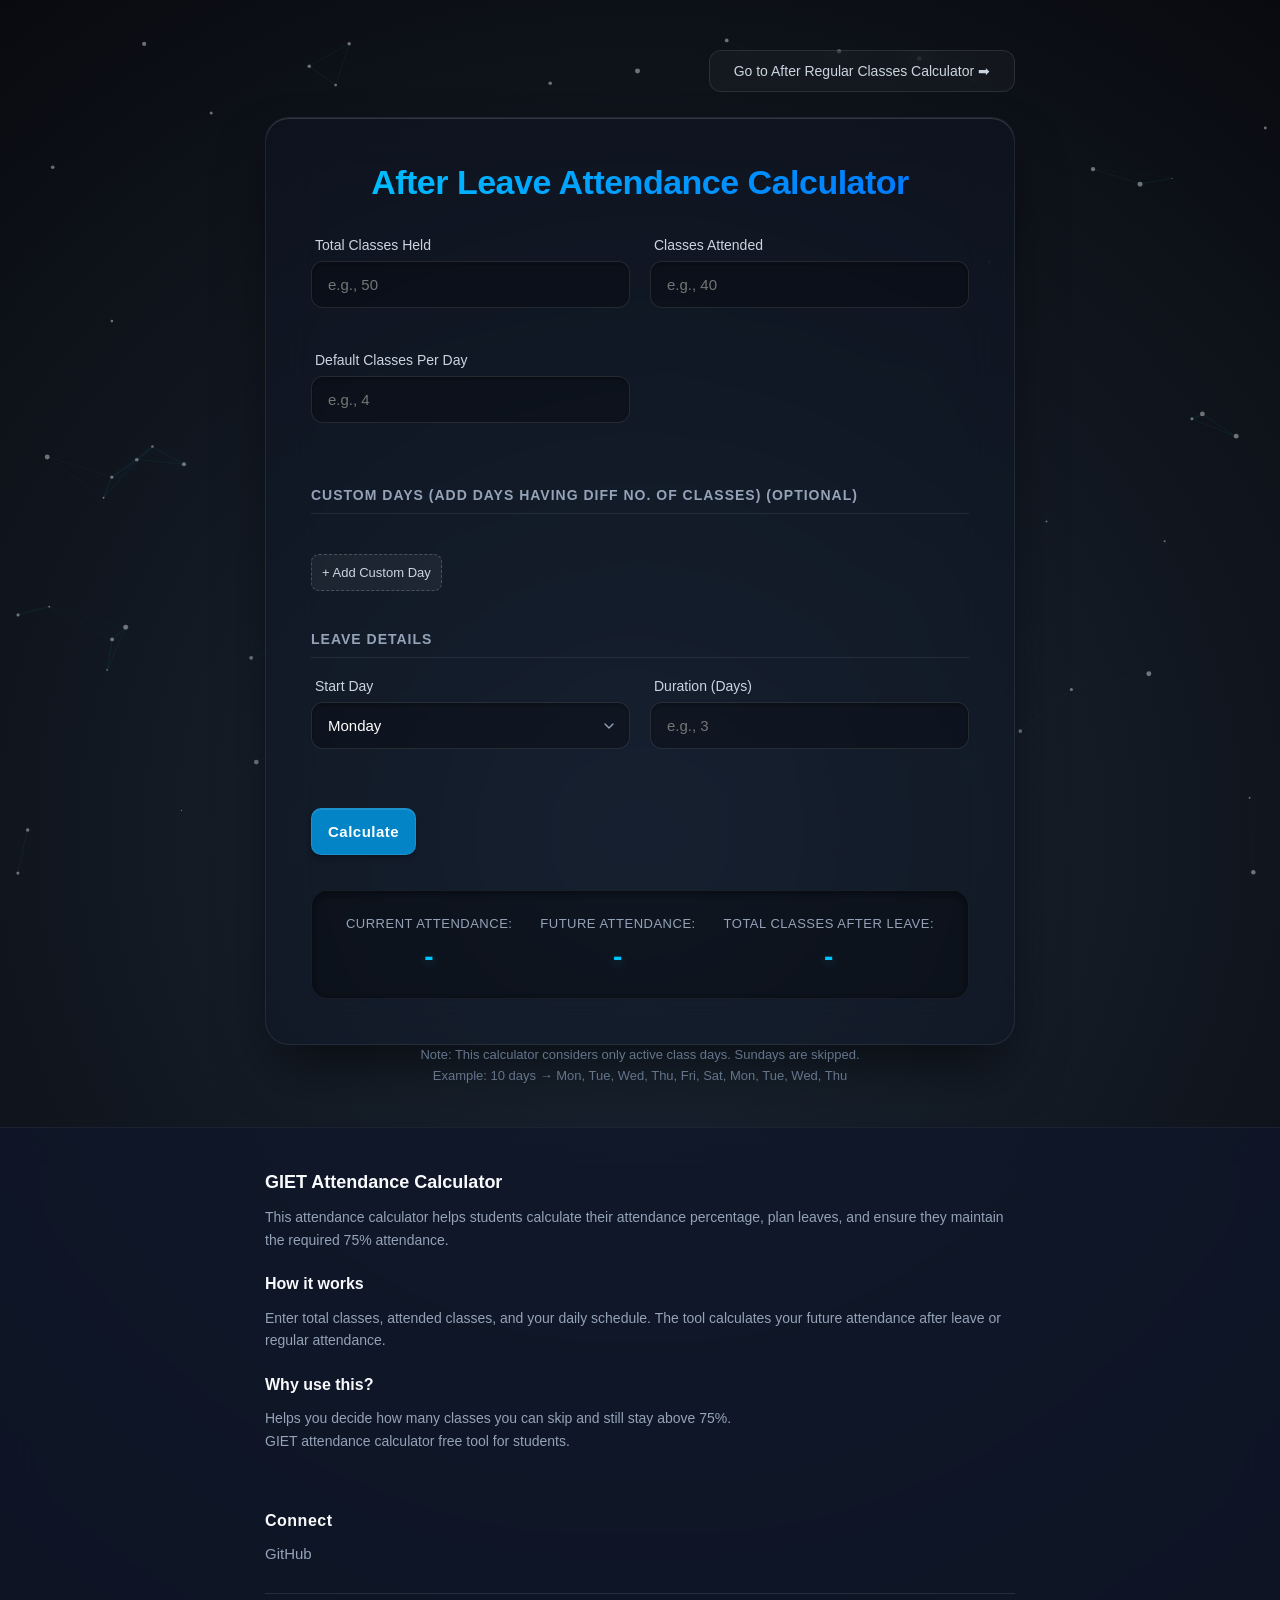
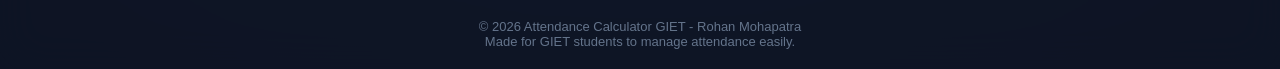
<file: index.html>
<!DOCTYPE html>
<html lang="en">

<head>
    <meta name="google-site-verification" content="IZeipvza28HtSBdQSsh6nfwye3TmYAIXEfW0kcJm-uQ" />
    <meta charset="UTF-8">
    <meta name="viewport" content="width=device-width, initial-scale=1.0">
    <!-- Basic CSP preventing inline scripts (XSS protection) -->
    <meta http-equiv="Content-Security-Policy"
        content="default-src 'self'; style-src 'self' 'unsafe-inline' https://fonts.googleapis.com; font-src 'self' https://fonts.gstatic.com; img-src 'self' data:; connect-src 'none';">
    <title>GIET Attendance Calculator – Calculate Attendance & Plan Leaves</title>
    <meta name="description"
        content="Free GIET Attendance Calculator to check your attendance percentage, plan leaves, and maintain 75% attendance easily.">
    <meta name="keywords"
        content="GIET attendance calculator, attendance calculator, college attendance calculator, 75 percent attendance, bunk calculator">
    <meta name="author" content="Rohan Mohapatra">
    <meta name="robots" content="index, follow">
    <link rel="icon" type="image/x-icon" href="favicon.ico?v=2">
    <!-- Open Graph -->
    <meta property="og:title" content="GIET Attendance Calculator">
    <meta property="og:description" content="Calculate attendance, plan leaves, and maintain 75% easily.">
    <meta property="og:type" content="website">
    <meta property="og:url" content="https://giet-attendance-calculator-theta.vercel.app/">
    <link rel="stylesheet" href="style.css">
    <link href="https://fonts.googleapis.com/css2?family=Inter:wght@400;500;600;700&display=swap" rel="stylesheet">
</head>

<body>
    <div class="main-wrapper">
        <div class="top-nav">
            <button id="btnNavFuture">Go to After Regular Classes Calculator ➡</button>
        </div>
        <div class="container">
            <h1>After Leave Attendance Calculator</h1>

            <form class="form" id="calcForm" onsubmit="return false;">
                <div class="input-group">
                    <label for="totalClasses">Total Classes Held</label>
                    <input type="number" id="totalClasses" placeholder="e.g., 50" min="1" step="1" required>
                    <span class="error" id="err-totalClasses"></span>
                </div>

                <div class="input-group">
                    <label for="attendedClasses">Classes Attended</label>
                    <input type="number" id="attendedClasses" placeholder="e.g., 40" min="0" step="1" required>
                    <span class="error" id="err-attendedClasses"></span>
                </div>

                <div class="input-group">
                    <label for="defaultPerDay">Default Classes Per Day</label>
                    <input type="number" id="defaultPerDay" placeholder="e.g., 4" min="0" max="20" step="1" required>
                    <span class="error" id="err-defaultPerDay"></span>
                </div>

                <div class="input-group hidden-desktop"></div>

                <h3 style="grid-column: 1 / -1;">Custom Days (add days having diff no. of classes) (Optional)</h3>

                <div id="customDaysList" style="grid-column: 1 / -1; display: flex; flex-direction: column; gap: 15px;">
                    <!-- Dynamic rows will be injected here -->
                </div>

                <div class="button-group" style="grid-column: 1 / -1; margin-top: 0;">
                    <button type="button" id="btnAddCustomDay" class="btn-secondary">+ Add Custom Day</button>
                </div>

                <h3>Leave Details</h3>

                <div class="input-group">
                    <label for="startDay">Start Day</label>
                    <select id="startDay">
                        <option value="0">Monday</option>
                        <option value="1">Tuesday</option>
                        <option value="2">Wednesday</option>
                        <option value="3">Thursday</option>
                        <option value="4">Friday</option>
                        <option value="5">Saturday</option>
                        <option value="6">Sunday</option>
                    </select>
                </div>

                <div class="input-group">
                    <label for="leaveDays">Duration (Days)</label>
                    <input type="number" id="leaveDays" placeholder="e.g., 3" min="1" max="100" step="1" required>
                    <span class="error" id="err-leaveDays"></span>
                </div>

                <div class="button-group">
                    <button type="submit" id="btnCalculate">Calculate</button>
                    <span class="error text-center" id="err-global"></span>
                </div>
            </form>

            <div class="result">
                <p>Current Attendance: <span id="current">-</span></p>
                <p>Future Attendance: <span id="future">-</span></p>
                <p>Total Classes After Leave: <span id="totalFuture">-</span></p>
            </div>
        </div>

        <p class="note">
            Note: This calculator considers only active class days. Sundays are skipped.<br>
            Example: 10 days → Mon, Tue, Wed, Thu, Fri, Sat, Mon, Tue, Wed, Thu
        </p>
    </div>

    <footer class="footer">
        <div
            style="max-width:750px; margin: 0 auto 40px auto; color:#94a3b8; font-size:14px; line-height:1.6; width: min(100%, 750px); text-align: left;">
            <h2 style="color: #f8fafc; font-size: 18px; margin-bottom: 10px;">GIET Attendance Calculator</h2>
            <p style="margin-bottom: 20px;">
                This attendance calculator helps students calculate their attendance percentage,
                plan leaves, and ensure they maintain the required 75% attendance.
            </p>

            <h3
                style="color: #f8fafc; font-size: 16px; margin-bottom: 10px; border-bottom: none; letter-spacing: normal; text-transform: none; padding-bottom: 0;">
                How it works</h3>
            <p style="margin-bottom: 20px;">
                Enter total classes, attended classes, and your daily schedule. The tool calculates
                your future attendance after leave or regular attendance.
            </p>

            <h3
                style="color: #f8fafc; font-size: 16px; margin-bottom: 10px; border-bottom: none; letter-spacing: normal; text-transform: none; padding-bottom: 0;">
                Why use this?</h3>
            <p style="margin-bottom: 20px;">
                Helps you decide how many classes you can skip and still stay above 75%.<br>
                GIET attendance calculator free tool for students.
            </p>
        </div>

        <div class="footer-content">
            <div class="footer-section">
                <h4>Connect</h4>
                <ul>
                    <li><a href="https://github.com/rohan17-04" target="_blank" rel="noopener noreferrer">GitHub</a>
                    </li>
                </ul>
            </div>
        </div>
        <div class="footer-bottom">
            <p>&copy; 2026 Attendance Calculator GIET - Rohan Mohapatra</p>
            <p>Made for GIET students to manage attendance easily.</p>
        </div>
    </footer>

    <script src="script.js"></script>
    <script src="particles.js"></script>
</body>

</html>
</file>
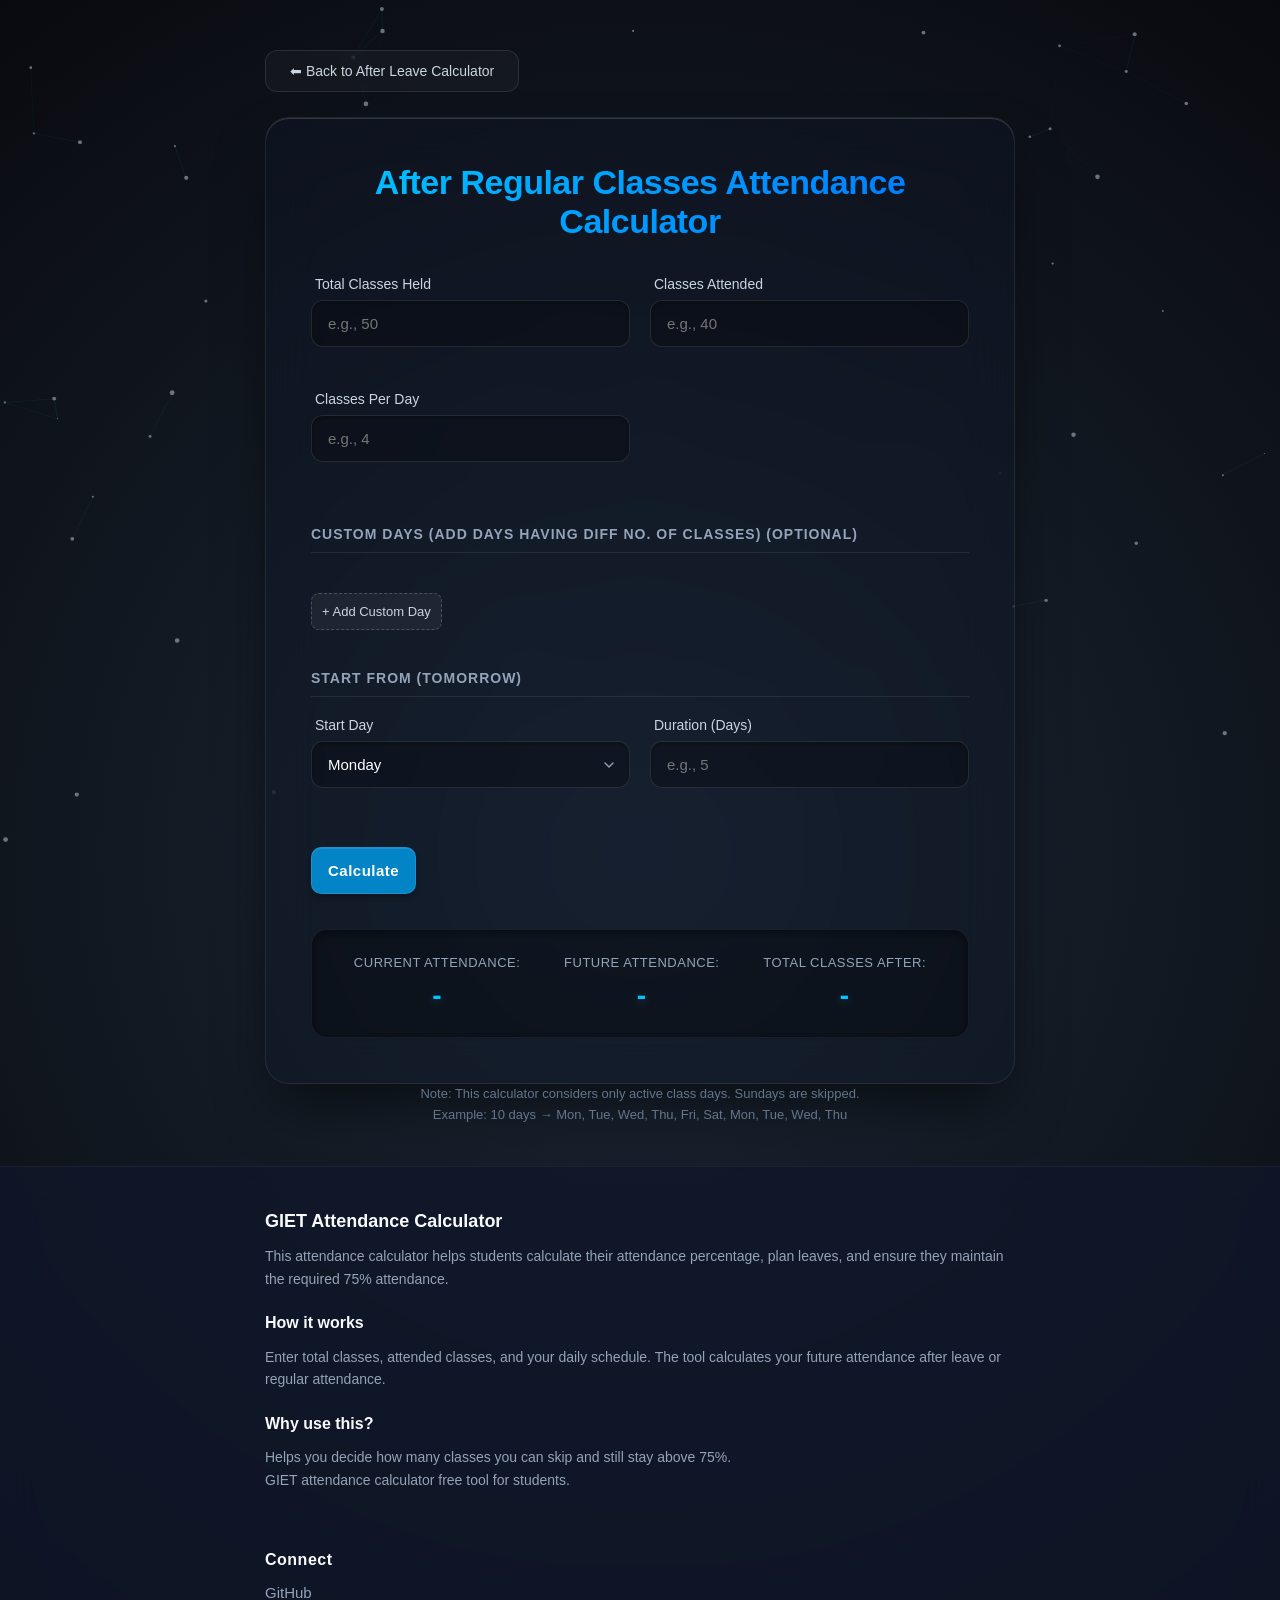
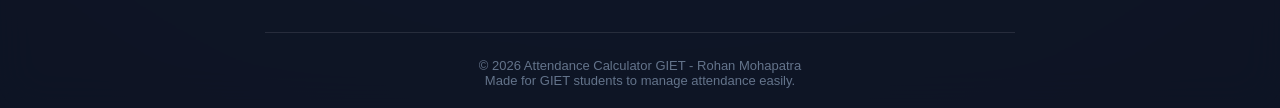
<file: future.html>
<!DOCTYPE html>
<html lang="en">

<head>
    <meta charset="UTF-8">
    <meta name="viewport" content="width=device-width, initial-scale=1.0">
    <meta http-equiv="Content-Security-Policy"
        content="default-src 'self'; style-src 'self' 'unsafe-inline' https://fonts.googleapis.com; font-src 'self' https://fonts.gstatic.com; img-src 'self' data:; connect-src 'none';">
    <title>GIET Attendance Calculator – Calculate Attendance & Plan Leaves</title>
    <meta name="description"
        content="Free GIET Attendance Calculator to check your attendance percentage, plan leaves, and maintain 75% attendance easily.">
    <meta name="keywords"
        content="GIET attendance calculator, attendance calculator, college attendance calculator, 75 percent attendance, bunk calculator">
    <meta name="author" content="Rohan Mohapatra">
    <meta name="robots" content="index, follow">
    <link rel="icon" type="image/x-icon" href="favicon.ico?v=2">
    <!-- Open Graph -->
    <meta property="og:title" content="GIET Attendance Calculator">
    <meta property="og:description" content="Calculate attendance, plan leaves, and maintain 75% easily.">
    <meta property="og:type" content="website">
    <meta property="og:url" content="https://giet-attendance-calculator-theta.vercel.app/">
    <link rel="stylesheet" href="style.css">
    <link href="https://fonts.googleapis.com/css2?family=Inter:wght@400;500;600;700&display=swap" rel="stylesheet">
</head>

<body>
    <div class="main-wrapper">
        <div class="top-nav left">
            <button id="btnNavBack">⬅ Back to After Leave Calculator</button>
        </div>
        <div class="container">
            <h1>After Regular Classes Attendance Calculator</h1>

            <form class="form" id="calcForm" onsubmit="return false;">
                <div class="input-group">
                    <label for="totalClasses">Total Classes Held</label>
                    <input type="number" id="totalClasses" placeholder="e.g., 50" min="1" step="1" required>
                    <span class="error" id="err-totalClasses"></span>
                </div>

                <div class="input-group">
                    <label for="attendedClasses">Classes Attended</label>
                    <input type="number" id="attendedClasses" placeholder="e.g., 40" min="0" step="1" required>
                    <span class="error" id="err-attendedClasses"></span>
                </div>

                <div class="input-group">
                    <label for="defaultPerDay">Classes Per Day</label>
                    <input type="number" id="defaultPerDay" placeholder="e.g., 4" min="0" max="20" step="1" required>
                    <span class="error" id="err-defaultPerDay"></span>
                </div>

                <div class="input-group hidden-desktop"></div>

                <h3 style="grid-column: 1 / -1;">Custom Days (add days having diff no. of classes) (Optional)</h3>

                <div id="customDaysList" style="grid-column: 1 / -1; display: flex; flex-direction: column; gap: 15px;">
                    <!-- Dynamic rows will be injected here -->
                </div>

                <div class="button-group" style="grid-column: 1 / -1; margin-top: 0;">
                    <button type="button" id="btnAddCustomDay" class="btn-secondary">+ Add Custom Day</button>
                </div>

                <h3>Start From (Tomorrow)</h3>

                <div class="input-group">
                    <label for="startDay">Start Day</label>
                    <select id="startDay">
                        <option value="0">Monday</option>
                        <option value="1">Tuesday</option>
                        <option value="2">Wednesday</option>
                        <option value="3">Thursday</option>
                        <option value="4">Friday</option>
                        <option value="5">Saturday</option>
                        <option value="6">Sunday</option>
                    </select>
                </div>

                <div class="input-group">
                    <label for="studyDays">Duration (Days)</label>
                    <input type="number" id="studyDays" placeholder="e.g., 5" min="1" max="100" step="1" required>
                    <span class="error" id="err-studyDays"></span>
                </div>

                <div class="button-group">
                    <button type="submit" id="btnCalculate">Calculate</button>
                    <span class="error text-center" id="err-global"></span>
                </div>
            </form>

            <div class="result">
                <p>Current Attendance: <span id="current">-</span></p>
                <p>Future Attendance: <span id="future">-</span></p>
                <p>Total Classes After: <span id="totalFuture">-</span></p>
            </div>
        </div>

        <p class="note">
            Note: This calculator considers only active class days. Sundays are skipped.<br>
            Example: 10 days → Mon, Tue, Wed, Thu, Fri, Sat, Mon, Tue, Wed, Thu
        </p>
    </div>

    <footer class="footer">
        <div
            style="max-width:750px; margin: 0 auto 40px auto; color:#94a3b8; font-size:14px; line-height:1.6; width: min(100%, 750px); text-align: left;">
            <h2 style="color: #f8fafc; font-size: 18px; margin-bottom: 10px;">GIET Attendance Calculator</h2>
            <p style="margin-bottom: 20px;">
                This attendance calculator helps students calculate their attendance percentage,
                plan leaves, and ensure they maintain the required 75% attendance.
            </p>

            <h3
                style="color: #f8fafc; font-size: 16px; margin-bottom: 10px; border-bottom: none; letter-spacing: normal; text-transform: none; padding-bottom: 0;">
                How it works</h3>
            <p style="margin-bottom: 20px;">
                Enter total classes, attended classes, and your daily schedule. The tool calculates
                your future attendance after leave or regular attendance.
            </p>

            <h3
                style="color: #f8fafc; font-size: 16px; margin-bottom: 10px; border-bottom: none; letter-spacing: normal; text-transform: none; padding-bottom: 0;">
                Why use this?</h3>
            <p style="margin-bottom: 20px;">
                Helps you decide how many classes you can skip and still stay above 75%.<br>
                GIET attendance calculator free tool for students.
            </p>
        </div>

        <div class="footer-content">
            <div class="footer-section">
                <h4>Connect</h4>
                <ul>
                    <li><a href="https://github.com/rohan17-04" target="_blank" rel="noopener noreferrer">GitHub</a>
                    </li>
                </ul>
            </div>
        </div>
        <div class="footer-bottom">
            <p>&copy; 2026 Attendance Calculator GIET - Rohan Mohapatra</p>
            <p>Made for GIET students to manage attendance easily.</p>
        </div>
    </footer>

    <script src="future.js"></script>
    <script src="particles.js"></script>
</body>

</html>
</file>
<file: style.css>
@import url('https://fonts.googleapis.com/css2?family=Outfit:wght@300;400;500;600;700&display=swap');

* {
    margin: 0;
    padding: 0;
    box-sizing: border-box;
    font-family: 'Outfit', sans-serif;
}

body {
    min-height: 100vh;
    background: radial-gradient(circle at center, #1b2735 0%, #090a0f 100%);
    color: #e2e8f0;
    display: flex;
    flex-direction: column;
}

.main-wrapper {
    flex: 1;
    display: flex;
    flex-direction: column;
    align-items: center;
    justify-content: center;
    width: 100%;
    padding: 50px 20px 20px 20px;
    z-index: 10;
}

/* PREMIUM CONTAINER */
.container {
    width: min(100%, 750px);
    background: rgba(15, 23, 42, 0.4);
    backdrop-filter: blur(24px);
    -webkit-backdrop-filter: blur(24px);
    border: 1px solid rgba(255, 255, 255, 0.08);
    border-radius: 24px;
    padding: 45px;
    box-shadow: 0 30px 60px -15px rgba(0, 0, 0, 0.6), inset 0 1px 0 rgba(255, 255, 255, 0.15);
    text-align: center;
    animation: slideUp 0.6s cubic-bezier(0.16, 1, 0.3, 1);
}

@keyframes slideUp {
    from { opacity: 0; transform: translateY(30px); }
    to { opacity: 1; transform: translateY(0); }
}

h1 {
    font-size: 34px;
    font-weight: 700;
    margin-bottom: 35px;
    background: linear-gradient(135deg, #00c6ff 0%, #0072ff 100%);
    -webkit-background-clip: text;
    background-clip: text;
    -webkit-text-fill-color: transparent;
    letter-spacing: -0.5px;
}

h3 {
    grid-column: 1 / -1;
    margin-top: 20px;
    font-size: 14px;
    font-weight: 600;
    color: #94a3b8;
    text-transform: uppercase;
    letter-spacing: 1px;
    border-bottom: 1px solid rgba(255,255,255,0.08);
    padding-bottom: 10px;
}

/* FORM GRID */
.form {
    display: grid;
    grid-template-columns: 1fr 1fr;
    gap: 20px;
    text-align: left;
}

/* INPUT GROUPS */
.input-group {
    display: flex;
    flex-direction: column;
    gap: 8px;
}

.input-group label {
    font-size: 14px;
    font-weight: 500;
    color: #cbd5e1;
    margin-left: 4px;
}

/* HIGH-END INPUTS */
.form input,
.form select {
    width: 100%;
    padding: 14px 16px;
    background: rgba(0, 0, 0, 0.25);
    border: 1px solid rgba(255, 255, 255, 0.1);
    border-radius: 12px;
    color: #fff;
    font-size: 15px;
    outline: none;
    transition: all 0.3s ease;
    box-shadow: inset 0 2px 4px rgba(0, 0, 0, 0.3);
}

.form input:focus,
.form select:focus {
    border-color: #00c6ff;
    background: rgba(0, 0, 0, 0.4);
    box-shadow: 0 0 0 4px rgba(0, 198, 255, 0.15), inset 0 2px 4px rgba(0, 0, 0, 0.3);
}

.form select {
    cursor: pointer;
    appearance: none;
    background-image: url("data:image/svg+xml,%3Csvg xmlns='http://www.w3.org/2000/svg' width='24' height='24' viewBox='0 0 24 24' fill='none' stroke='%2394a3b8' stroke-width='2' stroke-linecap='round' stroke-linejoin='round'%3E%3Cpolyline points='6 9 12 15 18 9'%3E%3C/polyline%3E%3C/svg%3E");
    background-repeat: no-repeat;
    background-position: right 12px center;
    background-size: 16px;
}

.form select option {
    background: #0f172a;
    color: #fff;
}

/* SECONDARY BUTTON */
.btn-secondary {
    padding: 10px;
    background: rgba(255, 255, 255, 0.05);
    border: 1px dashed rgba(255, 255, 255, 0.2);
    border-radius: 8px;
    color: #cbd5e1;
    font-size: 13px;
    font-weight: 500;
    cursor: pointer;
    transition: 0.2s;
}
.btn-secondary:hover {
    background: rgba(255, 255, 255, 0.1);
    color: #fff;
    border-color: rgba(255, 255, 255, 0.4);
}

/* DYNAMIC ROWS */
.custom-day-row {
    display: grid;
    grid-template-columns: 1fr 1fr auto;
    gap: 15px;
    align-items: start;
    border-left: 2px solid #00c6ff;
    padding-left: 10px;
    background: rgba(0, 0, 0, 0.1);
    border-radius: 0 8px 8px 0;
    padding-top: 10px;
    padding-right: 10px;
    padding-bottom: 5px;
}

.btn-remove {
    margin-top: 24px;
    padding: 12px 14px;
    background: rgba(247, 85, 85, 0.1);
    color: #f75555;
    border: 1px solid rgba(247, 85, 85, 0.2);
    border-radius: 8px;
    cursor: pointer;
    font-weight: bold;
    transition: 0.2s;
}

.btn-remove:hover {
    background: rgba(247, 85, 85, 0.2);
}

/* BUTTONS */
#btnCalculate {
    grid-column: 1 / -1;
    margin-top: 15px;
    padding: 14px 16px;
    background: #0284c7; /* Professional modern blue */
    border: 1px solid rgba(255, 255, 255, 0.1);
    border-radius: 10px;
    color: white;
    font-size: 15px;
    font-weight: 600;
    letter-spacing: 0.5px;
    cursor: pointer;
    box-shadow: 0 4px 6px -1px rgba(0, 0, 0, 0.2), 0 2px 4px -2px rgba(0, 0, 0, 0.2), inset 0 1px 0 rgba(255, 255, 255, 0.1);
    transition: all 0.2s ease;
}

#btnCalculate:hover:not(:disabled) {
    background: #0369a1;
    transform: translateY(-1px);
    box-shadow: 0 6px 8px -1px rgba(0, 0, 0, 0.3), 0 4px 6px -2px rgba(0, 0, 0, 0.2), inset 0 1px 0 rgba(255, 255, 255, 0.1);
}

#btnCalculate:active:not(:disabled) {
    transform: translateY(1px);
    box-shadow: inset 0 2px 4px rgba(0,0,0,0.3);
}

#btnCalculate:disabled {
    background: #334155;
    color: #94a3b8;
    border-color: transparent;
    box-shadow: none;
    opacity: 0.7;
    cursor: not-allowed;
}

/* RESULTS DASHBOARD */
.result {
    margin-top: 35px;
    display: flex;
    justify-content: space-around;
    background: rgba(0, 0, 0, 0.3);
    padding: 25px 20px;
    border-radius: 16px;
    border: 1px solid rgba(255, 255, 255, 0.05);
    box-shadow: inset 0 2px 10px rgba(0, 0, 0, 0.5);
}

.result p {
    display: flex;
    flex-direction: column;
    align-items: center;
    gap: 10px;
    color: #94a3b8;
    font-size: 13px;
    font-weight: 500;
    text-transform: uppercase;
    letter-spacing: 0.5px;
}

.result span {
    color: #00c6ff;
    font-size: 28px;
    font-weight: 700;
    text-transform: none;
    text-shadow: 0 2px 10px rgba(0, 198, 255, 0.3);
}

/* ERRORS */
.error {
    color: #f75555;
    font-size: 12px;
    min-height: 16px;
    margin-left: 4px;
    opacity: 0;
    transition: 0.2s;
}

.error.visible {
    opacity: 1;
}

.input-error {
    border-color: #f75555 !important;
    background: rgba(247, 85, 85, 0.08) !important;
    box-shadow: 0 0 0 4px rgba(247, 85, 85, 0.1) !important;
}

/* NOTE */
.note {
    margin-top: 0;
    padding-bottom: 20px;
    font-size: 13px;
    color: #64748b;
    text-align: center;
    width: min(100%, 750px);
    line-height: 1.6;
    z-index: 10;
}

/* SECONDARY NAVIGATION */
.top-nav {
    width: min(100%, 750px);
    display: flex;
    justify-content: flex-end;
    margin-bottom: 25px;
}

.top-nav.left {
    justify-content: flex-start;
}

.top-nav button {
    padding: 12px 24px;
    border: 1px solid rgba(255, 255, 255, 0.1);
    border-radius: 12px;
    background: rgba(255, 255, 255, 0.03);
    color: #cbd5e1;
    font-size: 14px;
    font-weight: 500;
    cursor: pointer;
    transition: 0.3s;
    backdrop-filter: blur(10px);
}

.top-nav button:hover {
    background: rgba(255, 255, 255, 0.1);
    color: #fff;
    border-color: rgba(255, 255, 255, 0.2);
    transform: translateY(-2px);
}

/* PREMIUM FOOTER */
.footer {
    width: 100%;
    margin-top: auto;
    background: rgba(15, 23, 42, 0.8);
    backdrop-filter: blur(20px);
    border-top: 1px solid rgba(255, 255, 255, 0.05);
    padding: 40px 20px 20px;
    display: flex;
    flex-direction: column;
    align-items: center;
    z-index: 10;
}

.footer-content {
    width: min(100%, 750px);
    margin-bottom: 30px;
}

.footer-section h4 {
    color: #f8fafc;
    font-size: 16px;
    margin-bottom: 15px;
    font-weight: 600;
    letter-spacing: 0.5px;
}

.footer-section ul {
    list-style: none;
}

.footer-section ul li a {
    color: #94a3b8;
    text-decoration: none;
    font-size: 15px;
    transition: 0.2s;
}

.footer-section ul li a:hover {
    color: #00c6ff;
    text-shadow: 0 0 8px rgba(0, 198, 255, 0.4);
}

.footer-bottom {
    width: min(100%, 750px);
    border-top: 1px solid rgba(255, 255, 255, 0.1);
    padding-top: 25px;
    text-align: center;
}

.footer-bottom p {
    color: #64748b;
    font-size: 13px;
}

.hidden-desktop {
    display: none !important;
}

/* RESPONSIVE */
@media (max-width: 650px) {
    .form {
        grid-template-columns: 1fr;
    }
    .custom-day-row {
        grid-template-columns: 1fr auto;
    }
    .custom-day-row .input-group:first-child {
        grid-column: 1 / -1;
    }
    .result {
        flex-direction: column;
        gap: 20px;
        align-items: stretch;
    }
    .result p {
        flex-direction: row;
        justify-content: space-between;
    }
    h1 {
        font-size: 28px;
    }
}
</file>
